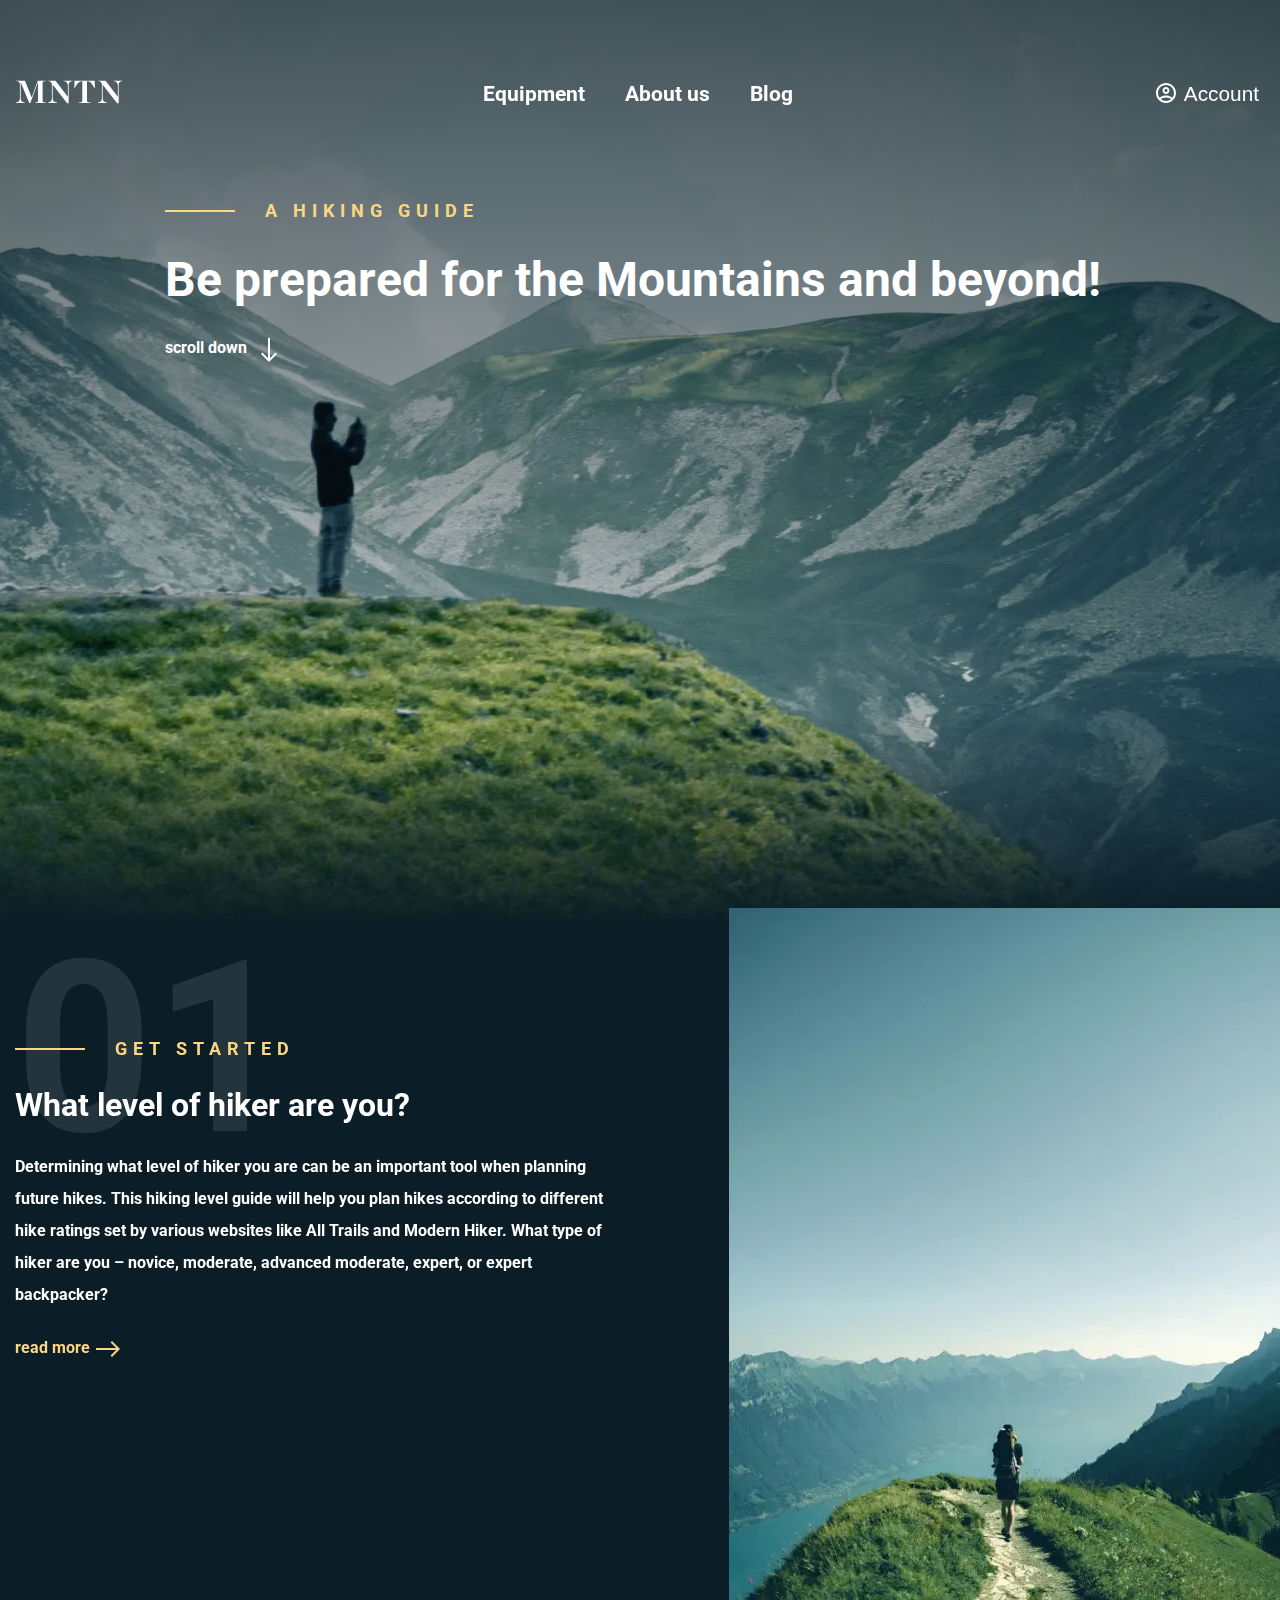
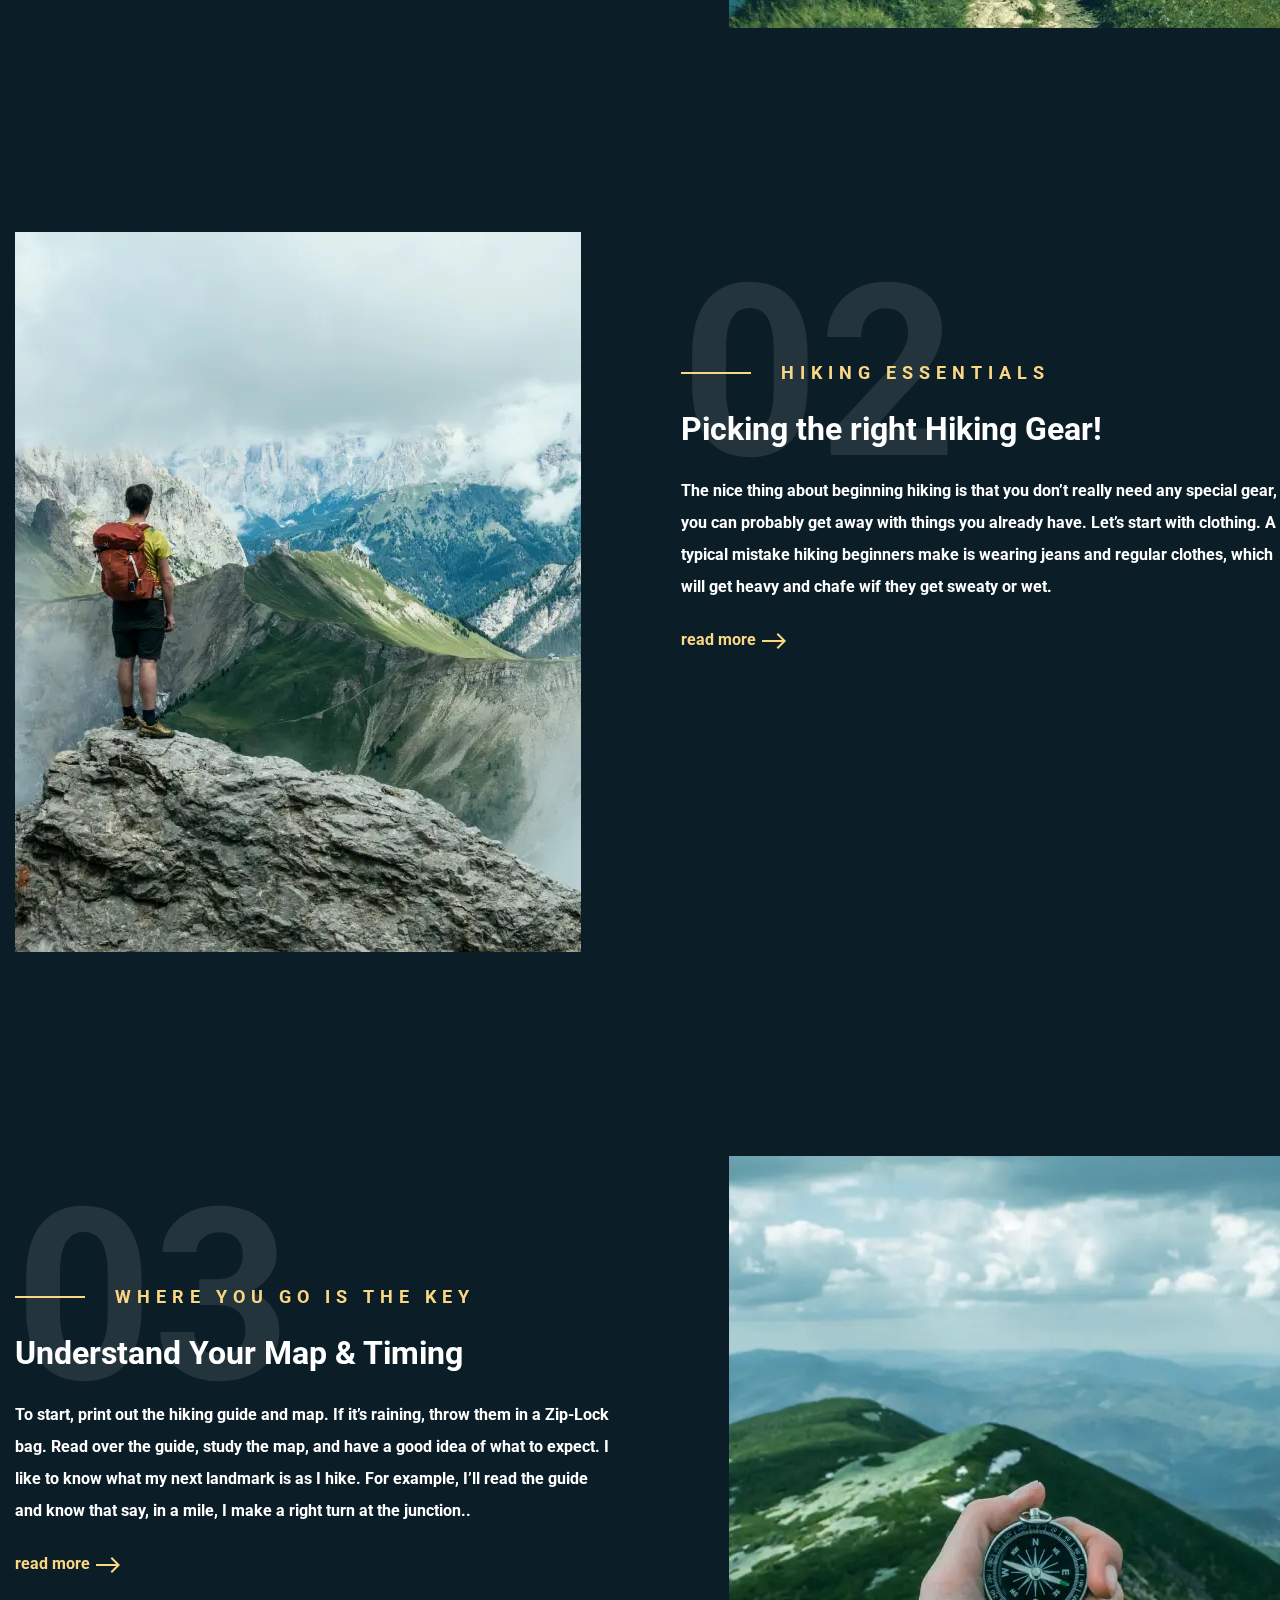
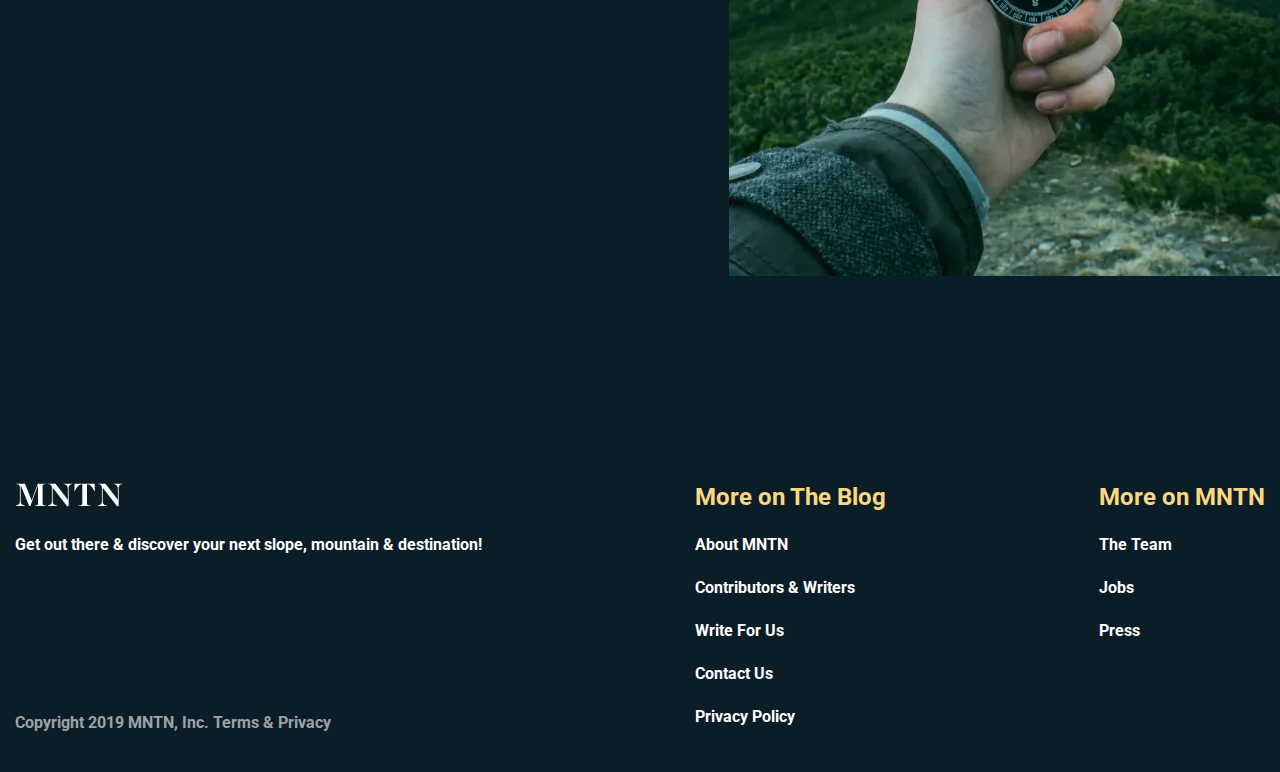
<file: index.html>
<!DOCTYPE html><html lang="ru"><head><meta charset="UTF-8"><meta http-equiv="X-UA-Compatible" content="IE=edge"><meta name="viewport" content="width=device-width,initial-scale=1"><link rel="stylesheet" href="css/main.min.css"><link rel="preconnect" href="https://fonts.googleapis.com"><link rel="preconnect" href="https://fonts.gstatic.com" crossorigin><link href="https://fonts.googleapis.com/css2?family=Roboto:wght@700&display=swap" rel="stylesheet"><script defer="defer" src="js/main.js"></script><title>Document</title></head><body><div class="wrapper"><header class="header"><div class="container"><nav class="header__nav"><a href="#" class="logo"><picture><source srcset="img/logo.svg" type="image/webp"><img src="img/logo.svg" alt="Logo" class="logo__img"></picture></a><ul class="menu"><li class="menu__item"><a href="#" class="menu__link">Equipment</a></li><li class="menu__item"><a href="#" class="menu__link">About us</a></li><li class="menu__item"><a href="#" class="menu__link">Blog</a></li></ul><button class="header__login">Account</button></nav></div></header><main class="main"><section id="parallax" class="parallax"><div class="parallax__body"><div class="parallax__container"><h3 class="parallax__label">A Hiking guide</h3><h1 class="parallax__title">Be prepared for the Mountains and beyond!</h1><a href="#content" id="scroll" class="parallax__scroll">scroll down</a></div><div class="parallax__images"><div class="parallax__item"><div id="clouds" class="parallax__clouds"></div></div><div class="parallax__item"><div id="mountain" class="parallax__mountain"></div></div><div class="parallax__item"><div id="human" class="parallax__human"></div></div></div></div></section><section id="content" class="content"><div class="container"><div class="content__container"><div class="content__item"><div class="content__box"><div class="content__number">01</div><div class="content__info"><h3 class="content__label">Get Started</h3><h2 class="content__title">What level of hiker are you?</h2><p class="content__text">Determining what level of hiker you are can be an important tool when planning future hikes. This hiking level guide will help you plan hikes according to different hike ratings set by various websites like All Trails and Modern Hiker. What type of hiker are you – novice, moderate, advanced moderate, expert, or expert backpacker?</p><a href="#" class="content__link">read more</a></div></div><picture><source srcset="img/content_1.webp" type="image/webp"><img src="img/content_1.jpg" alt="Image" class="content__img"></picture></div><div class="content__item reverse"><div class="content__box"><div class="content__number">02</div><div class="content__info"><h3 class="content__label">Hiking Essentials</h3><h2 class="content__title">Picking the right Hiking Gear!</h2><p class="content__text">The nice thing about beginning hiking is that you don’t really need any special gear, you can probably get away with things you already have. Let’s start with clothing. A typical mistake hiking beginners make is wearing jeans and regular clothes, which will get heavy and chafe wif they get sweaty or wet.</p><a href="#" class="content__link">read more</a></div></div><picture><source srcset="img/content_2.webp" type="image/webp"><img src="img/content_2.jpg" alt="Image" class="content__img"></picture></div><div class="content__item"><div class="content__box"><div class="content__number">03</div><div class="content__info"><h3 class="content__label">where you go is the key</h3><h2 class="content__title">Understand Your Map & Timing</h2><p class="content__text">To start, print out the hiking guide and map. If it’s raining, throw them in a Zip-Lock bag. Read over the guide, study the map, and have a good idea of what to expect. I like to know what my next landmark is as I hike. For example, I’ll read the guide and know that say, in a mile, I make a right turn at the junction..</p><a href="#" class="content__link">read more</a></div></div><picture><source srcset="img/content_3.webp" type="image/webp"><img src="img/content_3.jpg" alt="Image" class="content__img"></picture></div></div></div></section></main><footer class="footer"><div class="container"><div class="footer__box"><div class="footer__item"><a href="#" class="logo"><picture><source srcset="img/logo.svg" type="image/webp"><img src="img/logo.svg" alt="Logo" class="logo__img"></picture></a><p class="footer__text">Get out there & discover your next slope, mountain & destination!</p><div class="footer__copyright">Copyright 2019 MNTN, Inc. Terms & Privacy</div></div><div class="footer__item"><h3 class="footer__title">More on The Blog</h3><ul class="footer__menu"><li class="footer__items"><a href="#" class="footer__link">About MNTN</a></li><li class="footer__items"><a href="#" class="footer__link">Contributors & Writers</a></li><li class="footer__items"><a href="#" class="footer__link">Write For Us</a></li><li class="footer__items"><a href="#" class="footer__link">Contact Us</a></li><li class="footer__items"><a href="#" class="footer__link">Privacy Policy</a></li></ul></div><div class="footer__item"><h3 class="footer__title">More on MNTN</h3><ul class="footer__menu"><li class="footer__items"><a href="#" class="footer__link">The Team</a></li><li class="footer__items"><a href="#" class="footer__link">Jobs</a></li><li class="footer__items"><a href="#" class="footer__link">Press</a></li></ul></div></div></div></footer></div></body></html>
</file>
<file: css/main.min.css>
@-webkit-keyframes arrowDown{0%{opacity:0;-webkit-transform:translate(0,-15px);transform:translate(0,-15px)}10%,90%{opacity:0}50%{opacity:1;-webkit-transform:translate(0,0);transform:translate(0,0)}to{opacity:0;-webkit-transform:translate(0,15px);transform:translate(0,15px)}}@keyframes arrowDown{0%{opacity:0;-webkit-transform:translate(0,-15px);transform:translate(0,-15px)}10%,90%{opacity:0}50%{opacity:1;-webkit-transform:translate(0,0);transform:translate(0,0)}to{opacity:0;-webkit-transform:translate(0,15px);transform:translate(0,15px)}}@-webkit-keyframes arrowRight{0%{-webkit-transform:translate(0,0);transform:translate(0,0)}50%{-webkit-transform:translate(17px,0);transform:translate(17px,0)}to{-webkit-transform:translate(35px,0);transform:translate(35px,0)}}@keyframes arrowRight{0%{-webkit-transform:translate(0,0);transform:translate(0,0)}50%{-webkit-transform:translate(17px,0);transform:translate(17px,0)}to{-webkit-transform:translate(35px,0);transform:translate(35px,0)}}html{-webkit-box-sizing:border-box;box-sizing:border-box}*,::after,::before{-webkit-box-sizing:inherit;box-sizing:inherit}body,html{margin:0;padding:0;border:0;vertical-align:baseline;text-rendering:optimizeLegibility;-webkit-font-smoothing:antialiased;-webkit-text-size-adjust:none;-moz-text-size-adjust:none;-ms-text-size-adjust:none;text-size-adjust:none}a,b,blockquote,canvas,caption,code,div,em,embed,fieldset,figure,footer,form,h1,h2,h3,h4,h5,h6,header,i,iframe,img,label,li,main,nav,object,ol,p,pre,section,small,span,strike,strong,sub,sup,table,tbody,td,tfoot,th,thead,tr,tt,u,ul,video{margin:0;padding:0;border:0;font:inherit;vertical-align:baseline;text-rendering:optimizeLegibility;-webkit-font-smoothing:antialiased;-webkit-text-size-adjust:none;-moz-text-size-adjust:none;-ms-text-size-adjust:none;text-size-adjust:none}a{color:inherit;text-decoration:none}footer,header,main,nav,section{display:block}body{line-height:1}ol,ul{list-style:none}blockquote,q{quotes:none}blockquote:after,blockquote:before,q:after,q:before{content:none}table{border-collapse:collapse;border-spacing:0}input{border-radius:0}body,html{font:700 16px "Roboto",sans-serif;background:#000;height:100%;color:#fff}.wrapper{display:-webkit-box;display:-ms-flexbox;display:flex;-webkit-box-orient:vertical;-webkit-box-direction:normal;-ms-flex-direction:column;flex-direction:column;min-height:100%}.main{-webkit-box-flex:1;-ms-flex:1 0 auto;flex:1 0 auto}.footer{-webkit-box-flex:0;-ms-flex:0 0 auto;flex:0 0 auto}.container{max-width:1490px;margin:0 auto;padding:0 15px}.menu{display:-webkit-box;display:-ms-flexbox;display:flex;-webkit-box-align:center;-ms-flex-align:center;align-items:center;-webkit-box-pack:center;-ms-flex-pack:center;justify-content:center;gap:0 40px}.menu__item{color:#fff;font-size:1.3rem;position:relative}.menu__item::before{background:#fbd784;content:"";width:100%;height:1px;opacity:0;position:absolute;top:100%;left:0;-webkit-transition:opacity .2s linear;transition:opacity .2s linear}.footer__link:hover::before,.header__login:hover::after,.menu__item:hover::before{opacity:1}.header{position:relative;top:0;left:0;z-index:100}.header__nav{position:relative;padding:80px 0 0;display:-webkit-box;display:-ms-flexbox;display:flex;-webkit-box-align:center;-ms-flex-align:center;align-items:center;-webkit-box-pack:justify;-ms-flex-pack:justify;justify-content:space-between}.header__login{padding-left:30px;position:relative;background:0 0;border:0;outline:0;color:#fff;font-size:1.3rem;cursor:pointer}.header__login::before{background:url(../img/login.svg);width:22px;height:22px;content:"";position:absolute;top:0;left:0}.header__login::after{background:#fbd784;content:"";width:100%;height:1px;opacity:0;position:absolute;top:100%;left:0;-webkit-transition:opacity .2s linear;transition:opacity .2s linear}.parallax{min-height:100vh}.parallax__body{width:100%;height:100%;position:fixed;top:0;left:0}.parallax__container,.parallax__label{display:-webkit-box;display:-ms-flexbox;display:flex}.parallax__container{max-width:1000px;margin:0 auto;padding:50px 25px;-webkit-box-orient:vertical;-webkit-box-direction:normal;-ms-flex-direction:column;flex-direction:column;-webkit-box-align:start;-ms-flex-align:start;align-items:flex-start;gap:30px 0;position:relative;top:150px;z-index:30}.parallax__label{text-transform:uppercase;color:#fbd784;font-size:1.15rem;letter-spacing:6px;-webkit-box-align:center;-ms-flex-align:center;align-items:center}.parallax__label::before{background:#fbd784;content:"";width:70px;height:2px;margin:0 30px 0 0}.parallax__title{font-size:3rem}.parallax__scroll{padding:0 30px 0 0;position:relative}.parallax__scroll::after{content:"";width:16px;height:24px;background:url(../img/arrow.svg) no-repeat;position:absolute;top:0;right:0;-webkit-animation:arrowDown 2s linear infinite;animation:arrowDown 2s linear infinite}.parallax__images{width:120%;height:120%;position:absolute;top:-10%;left:-10%;z-index:1}.parallax__images::before{pointer-events:none;content:"";z-index:1;top:0;background:-webkit-gradient(linear,left bottom,left top,from(rgba(11,29,38,0)),to(rgba(11,29,38,.8)));background:linear-gradient(0deg,rgba(11,29,38,0) 0,rgba(11,29,38,.8) 100%)}.parallax__item{top:0}.content::before,.parallax__clouds,.parallax__human,.parallax__images::before,.parallax__item,.parallax__mountain{width:100%;height:100%;position:absolute;left:0}.parallax__clouds{background:url(../img/clouds.jpg) top/cover no-repeat;top:0}.parallax__mountain{background:url(../img/mountain.png) top/cover no-repeat;top:25%;z-index:5}.parallax__human{background:url(../img/human.png) top/cover no-repeat;top:45%;z-index:10}.content{background:#0b1d26;width:100%;min-height:2575px;position:relative;z-index:5}.content::before{pointer-events:none;content:"";top:0;height:300px;-webkit-transform:translate(0,-100%);-ms-transform:translate(0,-100%);transform:translate(0,-100%);background:-webkit-gradient(linear,left top,left bottom,from(rgba(11,29,38,0)),color-stop(72%,#0b1d26));background:linear-gradient(180deg,rgba(11,29,38,0) 0,#0b1d26 72%)}.content__container,.content__item{display:-webkit-box;display:-ms-flexbox;display:flex}.content__container{max-width:1460px;width:100%;position:absolute;top:-100px;-webkit-box-orient:vertical;-webkit-box-direction:normal;-ms-flex-direction:column;flex-direction:column;gap:200px 0}.content__item{gap:0 100px}.content__box{width:100%;position:relative}.content__number{font-size:15rem;color:rgba(255,255,255,.1)}.content__info,.content__label{display:-webkit-box;display:-ms-flexbox;display:flex}.content__info{max-width:640px;position:absolute;top:18%;right:2%;-webkit-box-orient:vertical;-webkit-box-direction:normal;-ms-flex-direction:column;flex-direction:column;-webkit-box-align:start;-ms-flex-align:start;align-items:flex-start;gap:27px 0}.content__label{text-transform:uppercase;color:#fbd784;font-size:1.15rem;letter-spacing:6px;-webkit-box-align:center;-ms-flex-align:center;align-items:center}.content__label::before{background:#fbd784;content:"";width:70px;height:2px;margin:0 30px 0 0}.content__title{font-size:2rem}.content__text{font-size:1rem;line-height:2rem}.content__link{padding:0 30px 0 0;position:relative;color:#fbd784}.content__link::after{content:"";width:24px;height:16px;background:url(../img/arrow_r.svg) no-repeat;position:absolute;z-index:1;top:15%;right:0;-webkit-animation:arrowRight 1s linear infinite alternate;animation:arrowRight 1s linear infinite alternate}.reverse{-webkit-box-orient:horizontal;-webkit-box-direction:reverse;-ms-flex-direction:row-reverse;flex-direction:row-reverse}.footer{background:#0b1d26;width:100%;padding:100px 0 40px;position:relative;z-index:5}.footer__box,.footer__item{display:-webkit-box;display:-ms-flexbox;display:flex;-webkit-box-pack:justify;-ms-flex-pack:justify;justify-content:space-between;-webkit-box-align:start;-ms-flex-align:start;align-items:flex-start}.footer__item{-webkit-box-orient:vertical;-webkit-box-direction:normal;-ms-flex-direction:column;flex-direction:column;gap:24px 0}.footer__text{font-size:1rem}.footer__copyright{margin:135px 0 0;font-size:1rem;color:rgba(255,255,255,.6)}.footer__title{color:#fbd784;font-size:1.5rem}.footer__menu{display:-webkit-box;display:-ms-flexbox;display:flex;-webkit-box-orient:vertical;-webkit-box-direction:normal;-ms-flex-direction:column;flex-direction:column;-webkit-box-align:start;-ms-flex-align:start;align-items:flex-start;gap:24px 0}.footer__link{font-size:1rem;position:relative}.footer__link::before{background:#fbd784;content:"";width:100%;height:1px;opacity:0;position:absolute;top:100%;left:0;-webkit-transition:opacity .2s linear;transition:opacity .2s linear}@supports (-webkit-appearance:none){.header__login::before{background-image:url(../img/login.svg)}.parallax__scroll::after{background:url(../img/arrow.svg) no-repeat}.parallax__clouds{background:url(../img/clouds.webp) top/cover no-repeat}.parallax__mountain{background:url(../img/mountain.webp) top/cover no-repeat}.parallax__human{background:url(../img/human.webp) top/cover no-repeat}.content__link::after{background:url(../img/arrow_r.svg) no-repeat}}@media (max-aspect-ratio:3/2){.parallax__human{background-position:20% top}}
</file>
